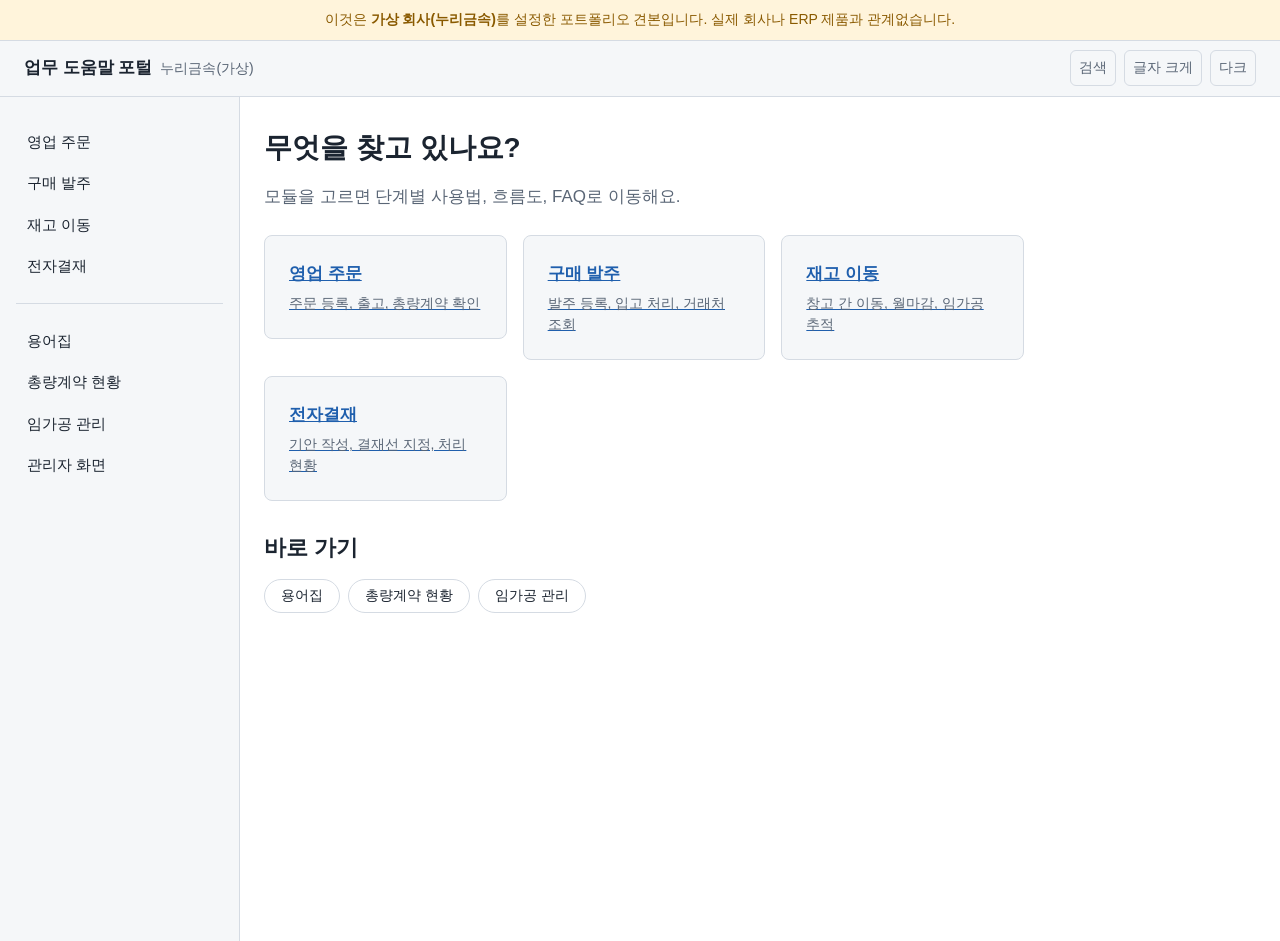
<file: index.html>
<!DOCTYPE html>
<html lang="ko">
<head>
  <meta charset="UTF-8">
  <meta name="viewport" content="width=device-width, initial-scale=1.0">
  <title>업무 도움말 포털 — 누리금속(가상)</title>
  <link rel="stylesheet" href="css/tokens.css">
  <link rel="stylesheet" href="css/layout.css">
  <link rel="stylesheet" href="css/components.css">
  <link rel="stylesheet" href="css/print.css" media="print">
</head>
<body>

  <div class="demo-banner" role="note">
    이것은 <strong>가상 회사(누리금속)</strong>를 설정한 포트폴리오 견본입니다.
    실제 회사나 ERP 제품과 관계없습니다.
  </div>

  <header class="site-header">
    <a href="index.html" class="site-name" aria-label="업무 도움말 포털 홈">
      업무 도움말 포털
      <span class="site-name__tag">누리금속(가상)</span>
    </a>
    <button class="btn-icon btn-menu" id="btn-menu" aria-label="메뉴 열기" aria-expanded="false" aria-controls="sidebar">
      ☰
    </button>
    <nav class="header-tools" aria-label="보기 설정">
      <button class="btn-icon" id="btn-search" aria-label="검색 열기 (단축키 /)">
        검색
      </button>
      <button class="btn-icon" id="btn-fieldmode" aria-label="현장 모드(글자 크게) 켜기/끄기" aria-pressed="false">
        글자 크게
      </button>
      <button class="btn-icon" id="btn-darkmode" aria-label="다크 모드 켜기/끄기" aria-pressed="false">
        다크
      </button>
    </nav>
  </header>

  <div class="search-overlay" id="search-overlay" role="dialog" aria-modal="true" aria-label="검색" hidden>
    <div class="search-box">
      <label for="search-input" class="sr-only">검색어</label>
      <input id="search-input" type="search" placeholder="검색어를 입력하세요" autocomplete="off">
      <button class="btn-icon" id="btn-search-close" aria-label="검색 닫기">닫기</button>
    </div>
    <ul class="search-results" id="search-results" role="list" aria-live="polite"></ul>
  </div>

  <div class="page-wrap">
    <nav class="sidebar" id="sidebar" aria-label="모듈 메뉴">
      <button class="sidebar-close" id="btn-sidebar-close" aria-label="메뉴 닫기" hidden>닫기</button>
      <ul role="list">
        <li><a href="help/sales.html">영업 주문</a></li>
        <li><a href="help/purchase.html">구매 발주</a></li>
        <li><a href="help/inventory.html">재고 이동</a></li>
        <li><a href="help/approval.html">전자결재</a></li>
        <li class="sidebar-divider" role="separator"></li>
        <li><a href="glossary.html">용어집</a></li>
        <li><a href="tools-page/contract.html">총량계약 현황</a></li>
        <li><a href="tools-page/subcontract.html">임가공 관리</a></li>
        <li><a href="admin/index.html">관리자 화면</a></li>
      </ul>
    </nav>

    <main class="main-content" id="main-content" tabindex="-1">
      <h1>무엇을 찾고 있나요?</h1>
      <p class="intro-text">모듈을 고르면 단계별 사용법, 흐름도, FAQ로 이동해요.</p>

      <ul class="module-grid" role="list">
        <li>
          <a href="help/sales.html" class="module-card">
            <span class="module-card__title">영업 주문</span>
            <span class="module-card__desc">주문 등록, 출고, 총량계약 확인</span>
          </a>
        </li>
        <li>
          <a href="help/purchase.html" class="module-card">
            <span class="module-card__title">구매 발주</span>
            <span class="module-card__desc">발주 등록, 입고 처리, 거래처 조회</span>
          </a>
        </li>
        <li>
          <a href="help/inventory.html" class="module-card">
            <span class="module-card__title">재고 이동</span>
            <span class="module-card__desc">창고 간 이동, 월마감, 임가공 추적</span>
          </a>
        </li>
        <li>
          <a href="help/approval.html" class="module-card">
            <span class="module-card__title">전자결재</span>
            <span class="module-card__desc">기안 작성, 결재선 지정, 처리 현황</span>
          </a>
        </li>
      </ul>

      <section class="quick-links" aria-labelledby="quick-links-heading">
        <h2 id="quick-links-heading">바로 가기</h2>
        <ul>
          <li><a href="glossary.html">용어집</a></li>
          <li><a href="tools-page/contract.html">총량계약 현황</a></li>
          <li><a href="tools-page/subcontract.html">임가공 관리</a></li>
        </ul>
      </section>
    </main>
  </div>

  <script src="js/theme.js"></script>
  <script src="js/search.js"></script>
</body>
</html>
</file>
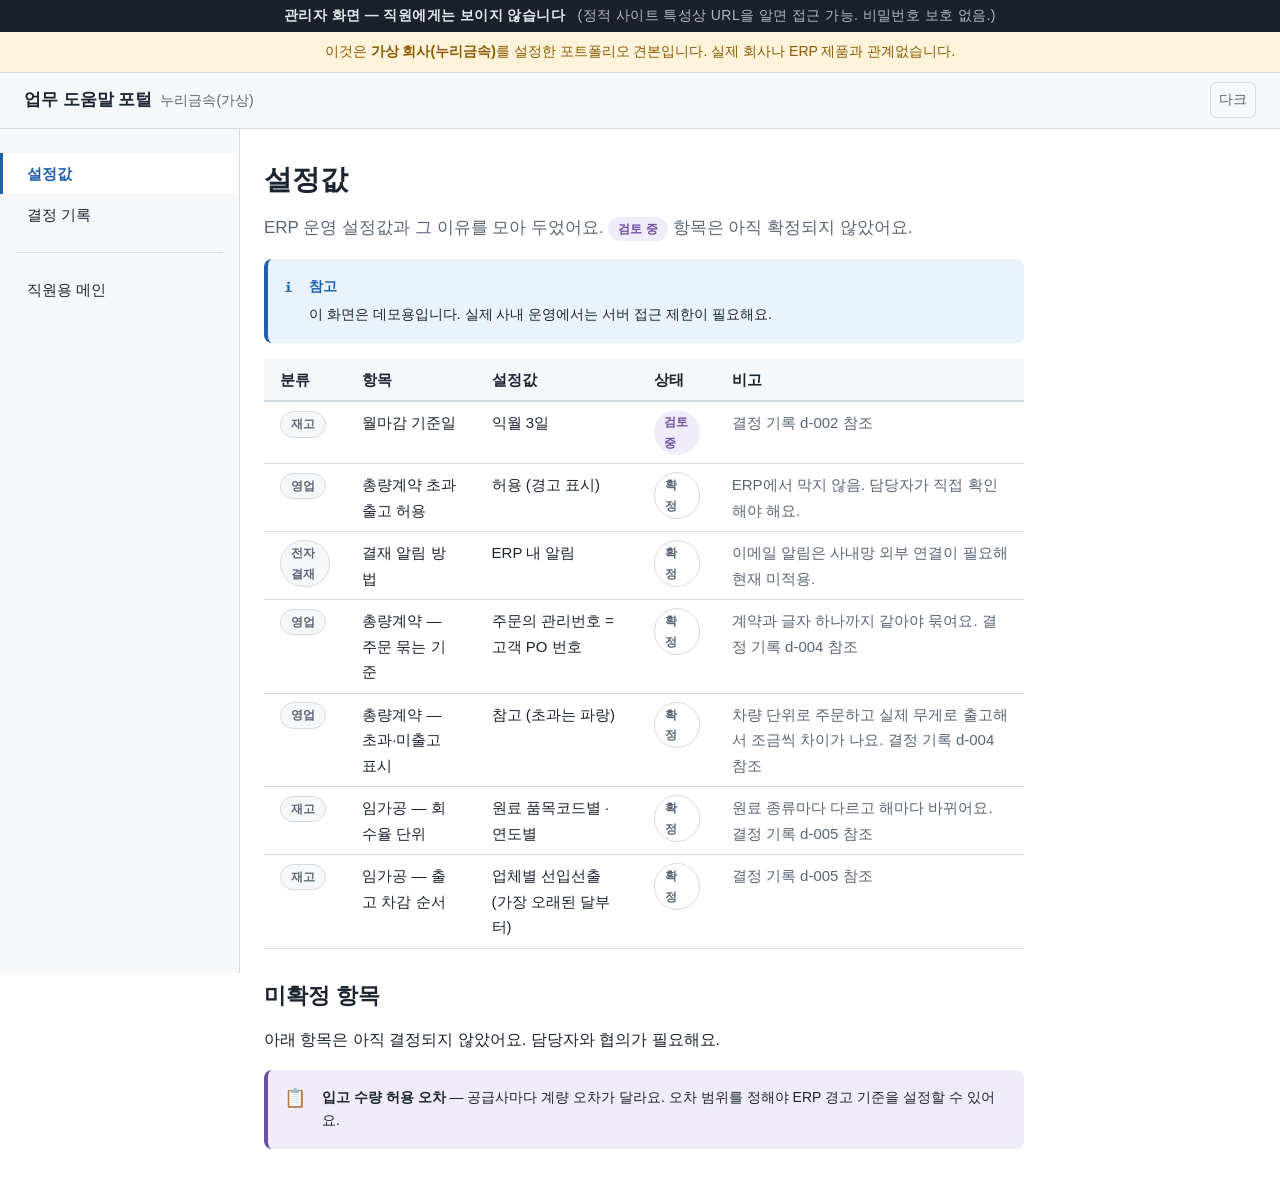
<file: admin/index.html>
<!DOCTYPE html>
<html lang="ko">
<head>
  <meta charset="UTF-8">
  <meta name="viewport" content="width=device-width, initial-scale=1.0">
  <title>관리자 화면 — 업무 도움말 포털</title>
  <link rel="stylesheet" href="../css/tokens.css">
  <link rel="stylesheet" href="../css/layout.css">
  <link rel="stylesheet" href="../css/components.css">
  <link rel="stylesheet" href="../css/print.css" media="print">
</head>
<body>

  <div class="admin-banner" role="note" aria-label="관리자 화면 안내">
    관리자 화면 — 직원에게는 보이지 않습니다
    <span class="admin-banner__note">
      (정적 사이트 특성상 URL을 알면 접근 가능. 비밀번호 보호 없음.)
    </span>
  </div>

  <div class="demo-banner" role="note">
    이것은 <strong>가상 회사(누리금속)</strong>를 설정한 포트폴리오 견본입니다.
    실제 회사나 ERP 제품과 관계없습니다.
  </div>

  <header class="site-header">
    <a href="../index.html" class="site-name" aria-label="업무 도움말 포털 홈">
      업무 도움말 포털
      <span class="site-name__tag">누리금속(가상)</span>
    </a>
    <button class="btn-icon btn-menu" id="btn-menu"
            aria-label="메뉴 열기" aria-expanded="false" aria-controls="sidebar">☰</button>
    <nav class="header-tools" aria-label="보기 설정">
      <button class="btn-icon" id="btn-darkmode" aria-label="다크 모드 켜기/끄기" aria-pressed="false">다크</button>
    </nav>
  </header>

  <div class="page-wrap">
    <nav class="sidebar" id="sidebar" aria-label="관리자 메뉴">
      <button class="sidebar-close" id="btn-sidebar-close" aria-label="메뉴 닫기">닫기</button>
      <ul role="list">
        <li><a href="index.html" aria-current="page">설정값</a></li>
        <li><a href="decisions.html">결정 기록</a></li>
        <li class="sidebar-divider" role="separator"></li>
        <li><a href="../index.html">직원용 메인</a></li>
      </ul>
    </nav>

    <main class="main-content" id="main-content" tabindex="-1">
      <h1>설정값</h1>
      <p class="intro-text">ERP 운영 설정값과 그 이유를 모아 두었어요.
         <span class="badge badge--reviewing">검토 중</span> 항목은 아직 확정되지 않았어요.</p>

      <div class="callout callout--info">
        <span class="callout__icon" aria-hidden="true">ℹ</span>
        <div class="callout__body">
          <strong class="callout__title">참고</strong>
          <p>이 화면은 데모용입니다. 실제 사내 운영에서는 서버 접근 제한이 필요해요.</p>
        </div>
      </div>

      <div id="settings-content"></div>

      <section aria-labelledby="pending-heading">
        <h2 id="pending-heading">미확정 항목</h2>
        <p>아래 항목은 아직 결정되지 않았어요. 담당자와 협의가 필요해요.</p>
        <div id="pending-content"></div>
      </section>
    </main>
  </div>

  <script src="../js/theme.js"></script>
  <script>
  (function () {
    fetch('../data/settings.json')
      .then(function (r) { return r.json(); })
      .then(function (data) {
        var confirmed = data.settings.filter(function (s) { return s.status !== 'pending'; });
        var pending   = data.settings.filter(function (s) { return s.status === 'pending'; });

        function badgeHtml(status) {
          if (status === 'confirmed') return '<span class="badge badge--confirmed">확정</span>';
          if (status === 'reviewing') return '<span class="badge badge--reviewing">검토 중</span>';
          return '<span class="badge badge--hold">보류</span>';
        }

        function rowHtml(s) {
          return '<tr>' +
            '<td><span class="badge badge--muted">' + s.category + '</span></td>' +
            '<td>' + s.name + '</td>' +
            '<td>' + s.value + '</td>' +
            '<td>' + badgeHtml(s.status) + '</td>' +
            '<td class="text-muted">' + (s.note || '') + '</td>' +
            '</tr>';
        }

        if (confirmed.length) {
          document.getElementById('settings-content').innerHTML =
            '<div class="table-wrap"><table>' +
            '<thead><tr><th>분류</th><th>항목</th><th>설정값</th><th>상태</th><th>비고</th></tr></thead>' +
            '<tbody>' + confirmed.map(rowHtml).join('') + '</tbody>' +
            '</table></div>';
        }

        if (pending.length) {
          document.getElementById('pending-content').innerHTML =
            '<div class="callout callout--pending">' +
            '<span class="callout__icon" aria-hidden="true">📋</span>' +
            '<div class="callout__body">' +
            pending.map(function (s) {
              return '<p><strong>' + s.name + '</strong> — ' + (s.note || '협의 필요') + '</p>';
            }).join('') +
            '</div></div>';
        }
      })
      .catch(function () {
        document.getElementById('settings-content').textContent = '데이터를 불러오지 못했어요.';
      });
  })();
  </script>
</body>
</html>
</file>
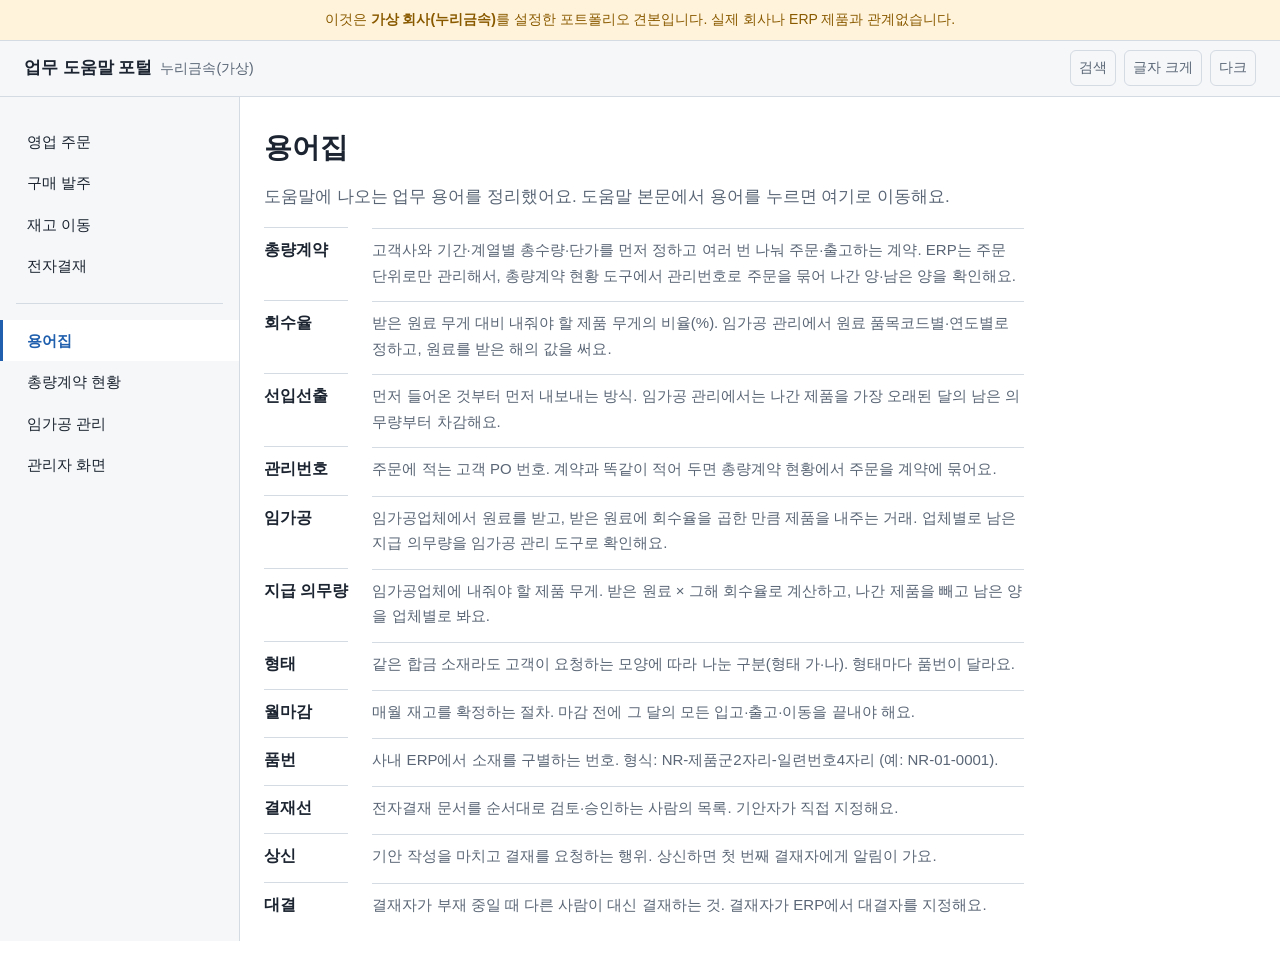
<file: glossary.html>
<!DOCTYPE html>
<html lang="ko">
<head>
  <meta charset="UTF-8">
  <meta name="viewport" content="width=device-width, initial-scale=1.0">
  <title>용어집 — 업무 도움말 포털</title>
  <link rel="stylesheet" href="css/tokens.css">
  <link rel="stylesheet" href="css/layout.css">
  <link rel="stylesheet" href="css/components.css">
  <link rel="stylesheet" href="css/print.css" media="print">
</head>
<body>

  <div class="demo-banner" role="note">
    이것은 <strong>가상 회사(누리금속)</strong>를 설정한 포트폴리오 견본입니다.
    실제 회사나 ERP 제품과 관계없습니다.
  </div>

  <header class="site-header">
    <a href="index.html" class="site-name" aria-label="업무 도움말 포털 홈">
      업무 도움말 포털
      <span class="site-name__tag">누리금속(가상)</span>
    </a>
    <button class="btn-icon btn-menu" id="btn-menu"
            aria-label="메뉴 열기" aria-expanded="false" aria-controls="sidebar">☰</button>
    <nav class="header-tools" aria-label="보기 설정">
      <button class="btn-icon" id="btn-search" aria-label="검색 열기 (단축키 /)">검색</button>
      <button class="btn-icon" id="btn-fieldmode" aria-label="현장 모드 켜기/끄기" aria-pressed="false">글자 크게</button>
      <button class="btn-icon" id="btn-darkmode" aria-label="다크 모드 켜기/끄기" aria-pressed="false">다크</button>
    </nav>
  </header>

  <div class="search-overlay" id="search-overlay" role="dialog" aria-modal="true" aria-label="검색" hidden>
    <div class="search-box">
      <label for="search-input" class="sr-only">검색어</label>
      <input id="search-input" type="search" placeholder="검색어를 입력하세요" autocomplete="off">
      <button class="btn-icon" id="btn-search-close" aria-label="검색 닫기">닫기</button>
    </div>
    <ul class="search-results" id="search-results" role="list" aria-live="polite"></ul>
  </div>

  <div class="page-wrap">
    <nav class="sidebar" id="sidebar" aria-label="모듈 메뉴">
      <button class="sidebar-close" id="btn-sidebar-close" aria-label="메뉴 닫기">닫기</button>
      <ul role="list">
        <li><a href="help/sales.html">영업 주문</a></li>
        <li><a href="help/purchase.html">구매 발주</a></li>
        <li><a href="help/inventory.html">재고 이동</a></li>
        <li><a href="help/approval.html">전자결재</a></li>
        <li class="sidebar-divider" role="separator"></li>
        <li><a href="glossary.html" aria-current="page">용어집</a></li>
        <li><a href="tools-page/contract.html">총량계약 현황</a></li>
        <li><a href="tools-page/subcontract.html">임가공 관리</a></li>
        <li><a href="admin/index.html">관리자 화면</a></li>
      </ul>
    </nav>

    <main class="main-content" id="main-content" tabindex="-1">
      <h1>용어집</h1>
      <p class="intro-text">도움말에 나오는 업무 용어를 정리했어요.
         도움말 본문에서 용어를 누르면 여기로 이동해요.</p>

      <div id="glossary-content"></div>
    </main>
  </div>

  <script src="js/theme.js"></script>
  <script src="js/search.js"></script>
  <script>
  (function () {
    fetch('data/glossary.json')
      .then(function (r) { return r.json(); })
      .then(function (data) {
        if (!data.terms || !data.terms.length) {
          document.getElementById('glossary-content').innerHTML = '<p class="text-muted">용어가 아직 없어요.</p>';
          return;
        }
        var items = data.terms.map(function (t) {
          return '<dt id="' + (t.url ? t.url.split('#')[1] : '') + '">' +
            '<strong>' + t.term + '</strong></dt>' +
            '<dd>' + t.def + '</dd>';
        });
        document.getElementById('glossary-content').innerHTML =
          '<dl class="glossary-list">' + items.join('') + '</dl>';
      })
      .catch(function () {
        document.getElementById('glossary-content').textContent = '데이터를 불러오지 못했어요.';
      });
  })();
  </script>

  <style>
    .glossary-list { display: grid; grid-template-columns: auto 1fr; gap: var(--s1) var(--s4); align-items: baseline; }
    .glossary-list dt { font-size: 16px; padding: var(--s2) 0; border-top: 1px solid var(--border); }
    .glossary-list dd { padding: var(--s2) 0; border-top: 1px solid var(--border); font-size: 15px; color: var(--text-muted); margin: 0; }
    @media (max-width: 639px) {
      .glossary-list { grid-template-columns: 1fr; }
      .glossary-list dd { border-top: none; padding-top: 0; margin-bottom: var(--s2); }
    }
  </style>
</body>
</html>
</file>
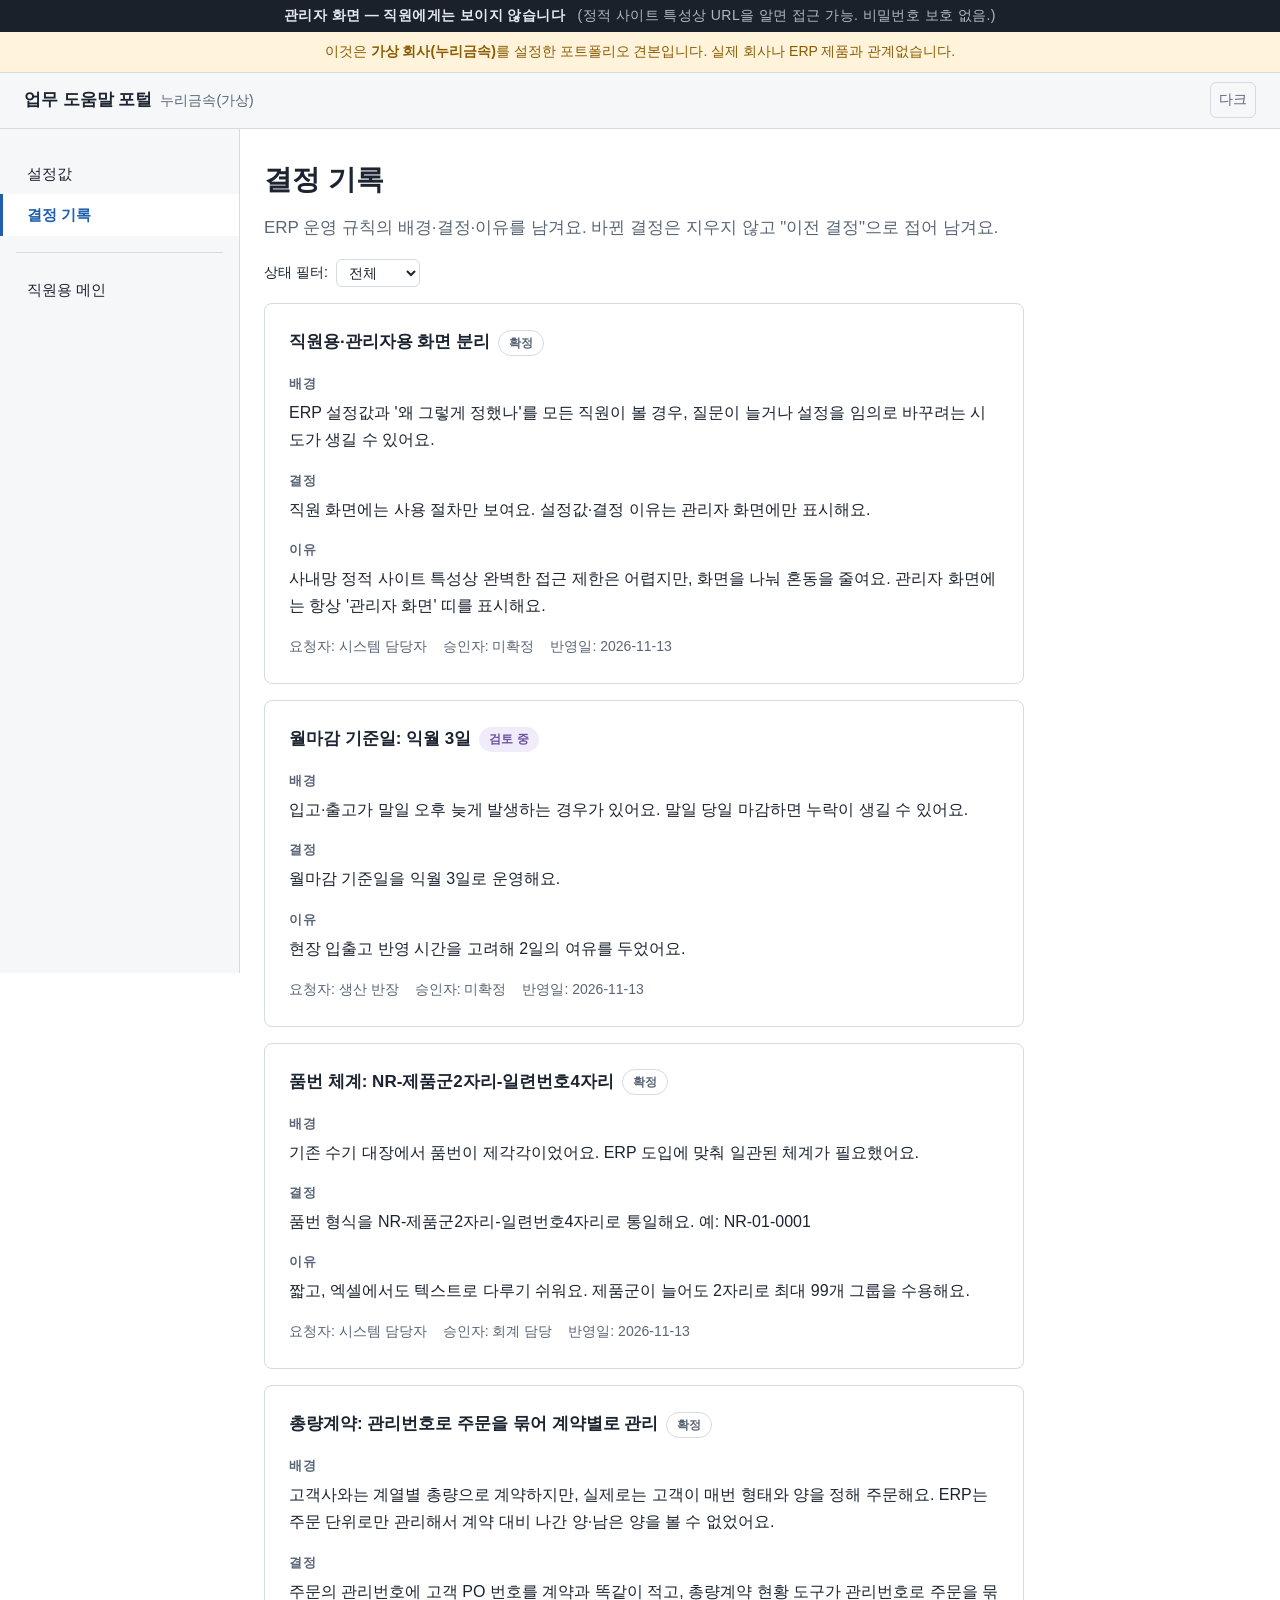
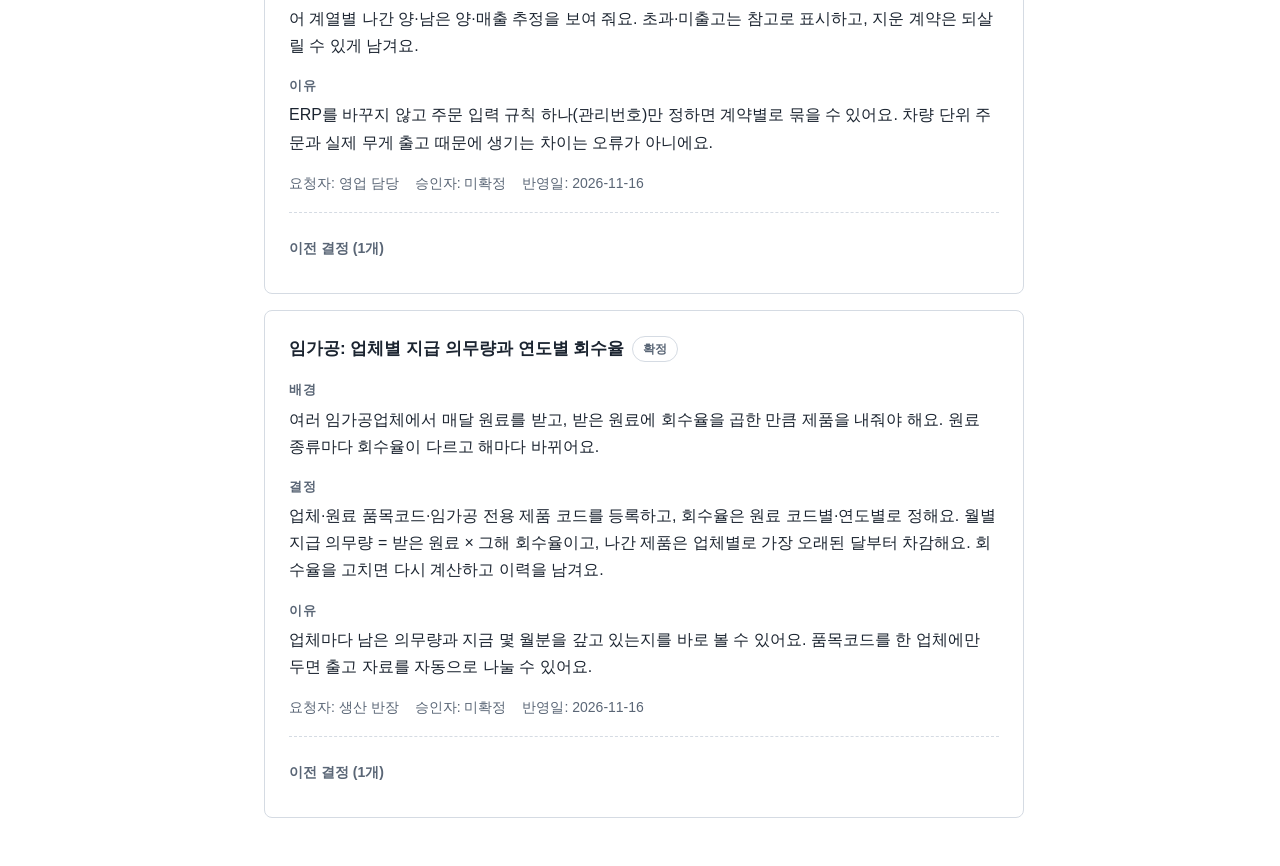
<file: admin/decisions.html>
<!DOCTYPE html>
<html lang="ko">
<head>
  <meta charset="UTF-8">
  <meta name="viewport" content="width=device-width, initial-scale=1.0">
  <title>결정 기록 — 업무 도움말 포털</title>
  <link rel="stylesheet" href="../css/tokens.css">
  <link rel="stylesheet" href="../css/layout.css">
  <link rel="stylesheet" href="../css/components.css">
  <link rel="stylesheet" href="../css/print.css" media="print">
</head>
<body>

  <div class="admin-banner" role="note" aria-label="관리자 화면 안내">
    관리자 화면 — 직원에게는 보이지 않습니다
    <span class="admin-banner__note">
      (정적 사이트 특성상 URL을 알면 접근 가능. 비밀번호 보호 없음.)
    </span>
  </div>

  <div class="demo-banner" role="note">
    이것은 <strong>가상 회사(누리금속)</strong>를 설정한 포트폴리오 견본입니다.
    실제 회사나 ERP 제품과 관계없습니다.
  </div>

  <header class="site-header">
    <a href="../index.html" class="site-name" aria-label="업무 도움말 포털 홈">
      업무 도움말 포털
      <span class="site-name__tag">누리금속(가상)</span>
    </a>
    <button class="btn-icon btn-menu" id="btn-menu"
            aria-label="메뉴 열기" aria-expanded="false" aria-controls="sidebar">☰</button>
    <nav class="header-tools" aria-label="보기 설정">
      <button class="btn-icon" id="btn-darkmode" aria-label="다크 모드 켜기/끄기" aria-pressed="false">다크</button>
    </nav>
  </header>

  <div class="page-wrap">
    <nav class="sidebar" id="sidebar" aria-label="관리자 메뉴">
      <button class="sidebar-close" id="btn-sidebar-close" aria-label="메뉴 닫기">닫기</button>
      <ul role="list">
        <li><a href="index.html">설정값</a></li>
        <li><a href="decisions.html" aria-current="page">결정 기록</a></li>
        <li class="sidebar-divider" role="separator"></li>
        <li><a href="../index.html">직원용 메인</a></li>
      </ul>
    </nav>

    <main class="main-content" id="main-content" tabindex="-1">
      <h1>결정 기록</h1>
      <p class="intro-text">ERP 운영 규칙의 배경·결정·이유를 남겨요.
         바뀐 결정은 지우지 않고 "이전 결정"으로 접어 남겨요.</p>

      <div class="filter-row" id="filter-row">
        <label for="filter-status">상태 필터:</label>
        <select id="filter-status">
          <option value="all">전체</option>
          <option value="confirmed">확정</option>
          <option value="reviewing">검토 중</option>
          <option value="hold">보류</option>
        </select>
      </div>

      <div id="decisions-content"></div>
    </main>
  </div>

  <script src="../js/theme.js"></script>
  <script>
  (function () {
    var allDecisions = [];

    function badgeHtml(status) {
      if (status === 'confirmed') return '<span class="badge badge--confirmed">확정</span>';
      if (status === 'reviewing') return '<span class="badge badge--reviewing">검토 중</span>';
      return '<span class="badge badge--hold">보류</span>';
    }

    function cardHtml(d) {
      var approver = d.approver
        ? '<span>승인자: ' + d.approver + '</span>'
        : '<span class="text-muted">승인자: 미확정</span>';
      return '<article class="decision-card" data-status="' + d.status + '">' +
        '<div class="decision-card__header">' +
        '<span class="decision-card__title">' + d.title + '</span>' +
        badgeHtml(d.status) +
        '</div>' +
        '<div class="decision-card__section">' +
        '<span class="decision-card__label">배경</span>' +
        '<p>' + d.background + '</p>' +
        '</div>' +
        '<div class="decision-card__section">' +
        '<span class="decision-card__label">결정</span>' +
        '<p>' + d.decision + '</p>' +
        '</div>' +
        '<div class="decision-card__section">' +
        '<span class="decision-card__label">이유</span>' +
        '<p>' + d.reason + '</p>' +
        '</div>' +
        '<div class="decision-card__meta">' +
        '<span>요청자: ' + (d.requester || '—') + '</span>' +
        approver +
        '<span>반영일: ' + (d.date || '—') + '</span>' +
        '</div>' +
        previousHtml(d.previous) +
        '</article>';
    }

    /* 바뀐 결정은 지우지 않고 "이전 결정"으로 접어 남김 (design.md 5-11) */
    function previousHtml(list) {
      if (!list || !list.length) return '';
      return '<details class="decision-card__previous"><summary>이전 결정 (' + list.length + '개)</summary>' +
        list.map(function (p) {
          return '<div class="decision-card__section">' +
            '<span class="decision-card__label">' + p.title + ' · ' + (p.date || '—') + '</span>' +
            '<p>' + p.decision + '</p>' +
            (p.reason ? '<p class="text-muted">이유: ' + p.reason + '</p>' : '') +
            (p.changed ? '<p><strong>바꾼 이유:</strong> ' + p.changed + '</p>' : '') +
            '</div>';
        }).join('') + '</details>';
    }

    function render(filter) {
      var items = filter === 'all'
        ? allDecisions
        : allDecisions.filter(function (d) { return d.status === filter; });
      var el = document.getElementById('decisions-content');
      if (!items.length) {
        el.innerHTML = '<p class="text-muted">해당 상태의 결정 기록이 없어요.</p>';
      } else {
        el.innerHTML = items.map(cardHtml).join('');
      }
    }

    fetch('../data/decisions.json')
      .then(function (r) { return r.json(); })
      .then(function (data) {
        allDecisions = data.decisions;
        render('all');
        var sel = document.getElementById('filter-status');
        if (sel) sel.addEventListener('change', function () { render(sel.value); });
      })
      .catch(function () {
        document.getElementById('decisions-content').textContent = '데이터를 불러오지 못했어요.';
      });
  })();
  </script>
</body>
</html>
</file>
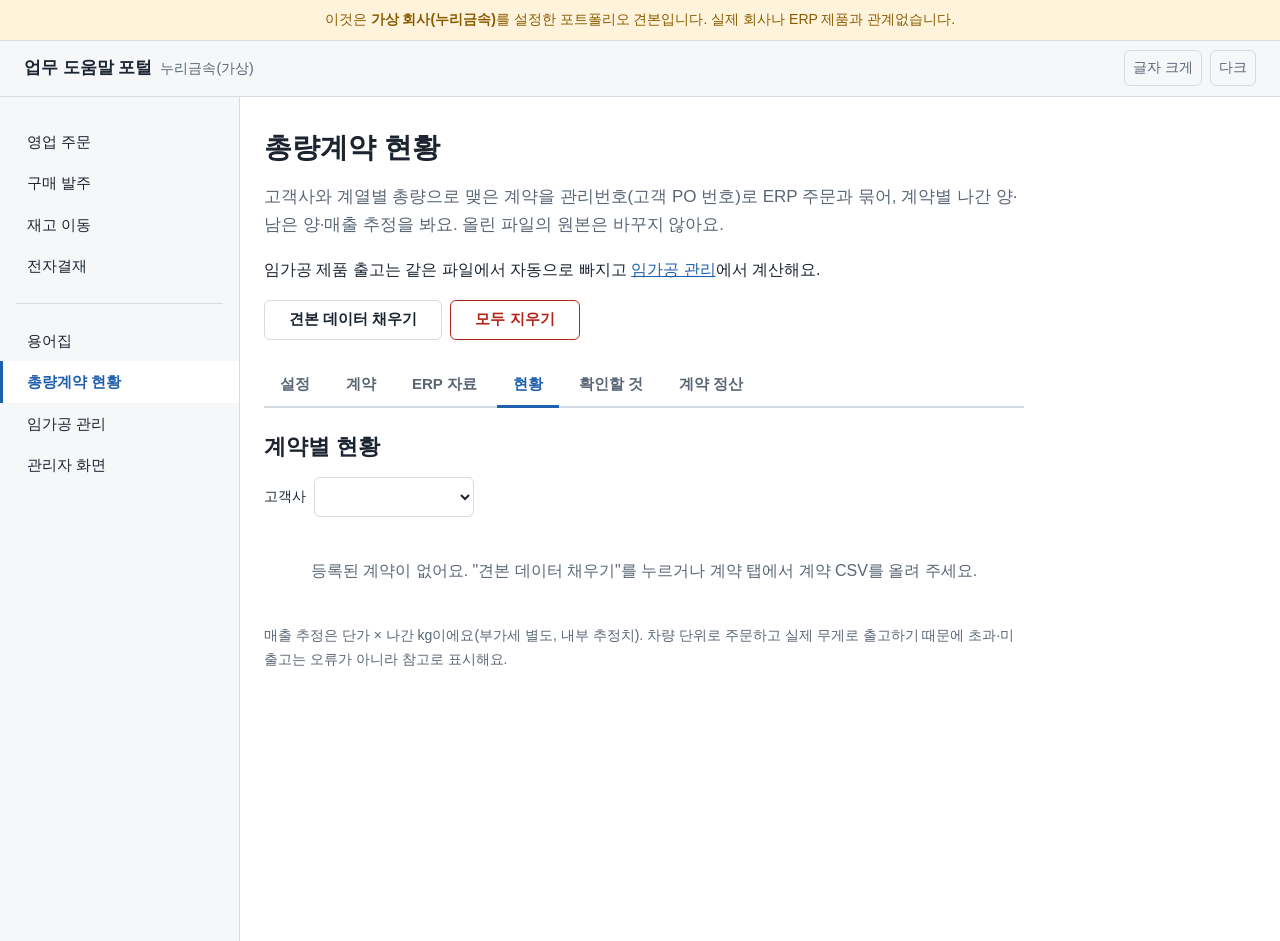
<file: tools-page/contract.html>
<!DOCTYPE html>
<html lang="ko">
<head>
  <meta charset="UTF-8">
  <meta name="viewport" content="width=device-width, initial-scale=1.0">
  <title>총량계약 현황 — 업무 도움말 포털</title>
  <link rel="stylesheet" href="../css/tokens.css">
  <link rel="stylesheet" href="../css/layout.css">
  <link rel="stylesheet" href="../css/components.css">
  <link rel="stylesheet" href="../css/print.css" media="print">
</head>
<body>

  <div class="demo-banner" role="note">
    이것은 <strong>가상 회사(누리금속)</strong>를 설정한 포트폴리오 견본입니다.
    실제 회사나 ERP 제품과 관계없습니다.
  </div>

  <header class="site-header">
    <a href="../index.html" class="site-name" aria-label="업무 도움말 포털 홈">
      업무 도움말 포털
      <span class="site-name__tag">누리금속(가상)</span>
    </a>
    <button class="btn-icon btn-menu" id="btn-menu"
            aria-label="메뉴 열기" aria-expanded="false" aria-controls="sidebar">☰</button>
    <nav class="header-tools" aria-label="보기 설정">
      <button class="btn-icon" id="btn-fieldmode" aria-label="현장 모드 켜기/끄기" aria-pressed="false">글자 크게</button>
      <button class="btn-icon" id="btn-darkmode" aria-label="다크 모드 켜기/끄기" aria-pressed="false">다크</button>
    </nav>
  </header>

  <div class="page-wrap">
    <nav class="sidebar" id="sidebar" aria-label="모듈 메뉴">
      <button class="sidebar-close" id="btn-sidebar-close" aria-label="메뉴 닫기">닫기</button>
      <ul role="list">
        <li><a href="../help/sales.html">영업 주문</a></li>
        <li><a href="../help/purchase.html">구매 발주</a></li>
        <li><a href="../help/inventory.html">재고 이동</a></li>
        <li><a href="../help/approval.html">전자결재</a></li>
        <li class="sidebar-divider" role="separator"></li>
        <li><a href="../glossary.html">용어집</a></li>
        <li><a href="contract.html" aria-current="page">총량계약 현황</a></li>
        <li><a href="subcontract.html">임가공 관리</a></li>
        <li><a href="../admin/index.html">관리자 화면</a></li>
      </ul>
    </nav>

    <main class="main-content" id="main-content" tabindex="-1">
      <h1>총량계약 현황</h1>
      <p class="intro-text">고객사와 계열별 총량으로 맺은 계약을 관리번호(고객 PO 번호)로 ERP 주문과 묶어,
        계약별 나간 양·남은 양·매출 추정을 봐요. 올린 파일의 원본은 바꾸지 않아요.</p>
      <p>임가공 제품 출고는 같은 파일에서 자동으로 빠지고 <a href="subcontract.html">임가공 관리</a>에서 계산해요.</p>

      <div class="btn-row no-print">
        <button type="button" class="btn btn--secondary" id="btn-sample">견본 데이터 채우기</button>
        <button type="button" class="btn btn--danger" id="btn-reset">모두 지우기</button>
        <span id="top-msg" class="hint" aria-live="polite"></span>
      </div>

      <div class="tool-tabs no-print" role="tablist" aria-label="총량계약 현황 메뉴">
        <button type="button" class="tool-tab" role="tab" id="tab-codes" aria-controls="panel-codes" aria-selected="false" tabindex="-1">설정</button>
        <button type="button" class="tool-tab" role="tab" id="tab-contracts" aria-controls="panel-contracts" aria-selected="false" tabindex="-1">계약</button>
        <button type="button" class="tool-tab" role="tab" id="tab-erp" aria-controls="panel-erp" aria-selected="false" tabindex="-1">ERP 자료</button>
        <button type="button" class="tool-tab" role="tab" id="tab-status" aria-controls="panel-status" aria-selected="true">현황</button>
        <button type="button" class="tool-tab" role="tab" id="tab-check" aria-controls="panel-check" aria-selected="false" tabindex="-1">확인할 것</button>
        <button type="button" class="tool-tab" role="tab" id="tab-settle" aria-controls="panel-settle" aria-selected="false" tabindex="-1">계약 정산</button>
      </div>

      <!-- 설정 -->
      <div class="tool-panel" role="tabpanel" id="panel-codes" aria-labelledby="tab-codes" hidden>
        <h2>품목 코드</h2>
        <p class="hint">형태마다 품목 코드가 달라요. 코드마다 계열을 적으면, 주문을 계약의 같은 계열에 더해요.</p>
        <div class="table-wrap">
          <table>
            <thead><tr><th>품목 코드</th><th>품목명</th><th>계열</th><th><span class="sr-only">지우기</span></th></tr></thead>
            <tbody id="codes-body"></tbody>
          </table>
        </div>
        <div class="btn-row no-print">
          <button type="button" class="btn btn--secondary btn--small" id="btn-add-code">품목 추가</button>
        </div>
      </div>

      <!-- 계약 -->
      <div class="tool-panel" role="tabpanel" id="panel-contracts" aria-labelledby="tab-contracts" hidden>
        <h2>계약 올리기</h2>
        <div class="callout callout--info">
          <span class="callout__icon" aria-hidden="true">ℹ</span>
          <div class="callout__body">
            <strong class="callout__title">CSV 형식</strong>
            <p>한 행에 계열 하나. 열 이름 <code>고객사</code>, <code>관리번호</code>, <code>계열</code>, <code>계약수량(kg)</code>,
              <code>단가(원/kg)</code>, <code>납품시작월</code>, <code>납품끝월</code>, <code>비고</code>. 같은 관리번호의 행은 한 계약으로 묶어요.
              <a href="../data/samples/contract-sample.csv" download>견본 CSV 내려받기</a></p>
          </div>
        </div>
        <div class="btn-row">
          <label for="contract-file" class="btn btn--secondary">계약 CSV 선택</label>
          <input type="file" id="contract-file" accept=".csv" class="sr-only">
          <span id="contract-msg" class="hint" aria-live="polite">파일을 선택해 주세요.</span>
        </div>
        <h2>등록된 계약</h2>
        <div class="table-wrap">
          <table>
            <thead><tr><th>고객사</th><th>관리번호</th><th>계열</th><th class="num">계약(kg)</th><th class="num">단가(원/kg)</th><th>납품월</th><th><span class="sr-only">지우기</span></th></tr></thead>
            <tbody id="contract-body"></tbody>
          </table>
        </div>
        <h2>삭제된 계약</h2>
        <p class="hint">지운 계약은 완전히 없애지 않고 여기에 남겨요. "되살리기"를 누르면 다시 계산에 들어가요.</p>
        <div class="table-wrap">
          <table>
            <thead><tr><th>고객사</th><th>관리번호</th><th>지운 날</th><th><span class="sr-only">되살리기</span></th></tr></thead>
            <tbody id="deleted-body"></tbody>
          </table>
        </div>
      </div>

      <!-- ERP 자료 -->
      <div class="tool-panel" role="tabpanel" id="panel-erp" aria-labelledby="tab-erp" hidden>
        <h2>ERP 자료 올리기</h2>
        <div class="callout callout--info">
          <span class="callout__icon" aria-hidden="true">ℹ</span>
          <div class="callout__body">
            <strong class="callout__title">올리는 파일</strong>
            <p>[영업관리 › 주문현황]: <code>주문번호</code>, <code>관리번호</code>, <code>품목코드</code>, <code>주문일</code>, <code>납기일</code>,
              <code>주문수량(kg)</code>, <code>출고수량(kg)</code>.
              [영업관리 › 출고현황]: <code>주문번호</code>, <code>출고일</code>, <code>출고수량(kg)</code> — 출고일을 채워요. 없으면 납기일로 추정해요.
              올릴 때마다 쌓이고, 같은 주문번호는 새 값으로 바꿔요. 임가공 관리와 같은 자료를 써요.
              <a href="../data/samples/erp-orders-sample.csv" download>주문현황 견본</a> ·
              <a href="../data/samples/erp-shipments-sample.csv" download>출고현황 견본</a></p>
          </div>
        </div>
        <div class="btn-row">
          <label for="orders-file" class="btn btn--secondary">주문현황 CSV 선택</label>
          <input type="file" id="orders-file" accept=".csv" class="sr-only">
          <label for="ships-file" class="btn btn--secondary">출고현황 CSV 선택</label>
          <input type="file" id="ships-file" accept=".csv" class="sr-only">
        </div>
        <p id="erp-msg" class="hint" aria-live="polite"></p>
        <div id="erp-summary"></div>
      </div>

      <!-- 현황 -->
      <div class="tool-panel" role="tabpanel" id="panel-status" aria-labelledby="tab-status">
        <h2>계약별 현황</h2>
        <div id="status-stats"></div>
        <div class="filter-bar no-print" id="status-filter" hidden>
          <label>고객사 <select class="field" id="filter-customer"></select></label>
        </div>
        <div id="status-groups" aria-live="polite"></div>
        <p class="hint">매출 추정은 단가 × 나간 kg이에요(부가세 별도, 내부 추정치). 차량 단위로 주문하고 실제 무게로 출고하기 때문에
          초과·미출고는 오류가 아니라 참고로 표시해요.</p>
      </div>

      <!-- 확인할 것 -->
      <div class="tool-panel" role="tabpanel" id="panel-check" aria-labelledby="tab-check" hidden>
        <h2>확인할 것</h2>
        <div id="check-box"></div>
      </div>

      <!-- 계약 정산 -->
      <div class="tool-panel" role="tabpanel" id="panel-settle" aria-labelledby="tab-settle" hidden>
        <h2>계약 정산</h2>
        <p class="hint">납품 마지막 달이 지난 계약을 계열별로 정리해요. 차이는 나간 양 − 계약 수량이에요.</p>
        <div id="settle-box"></div>
      </div>
    </main>
  </div>

  <script src="../js/theme.js"></script>
  <script src="../js/erp-data.js"></script>
  <script src="../js/contract-calc.js"></script>
  <script src="../js/sample-data.js"></script>
  <script src="../js/contract.js"></script>
</body>
</html>
</file>
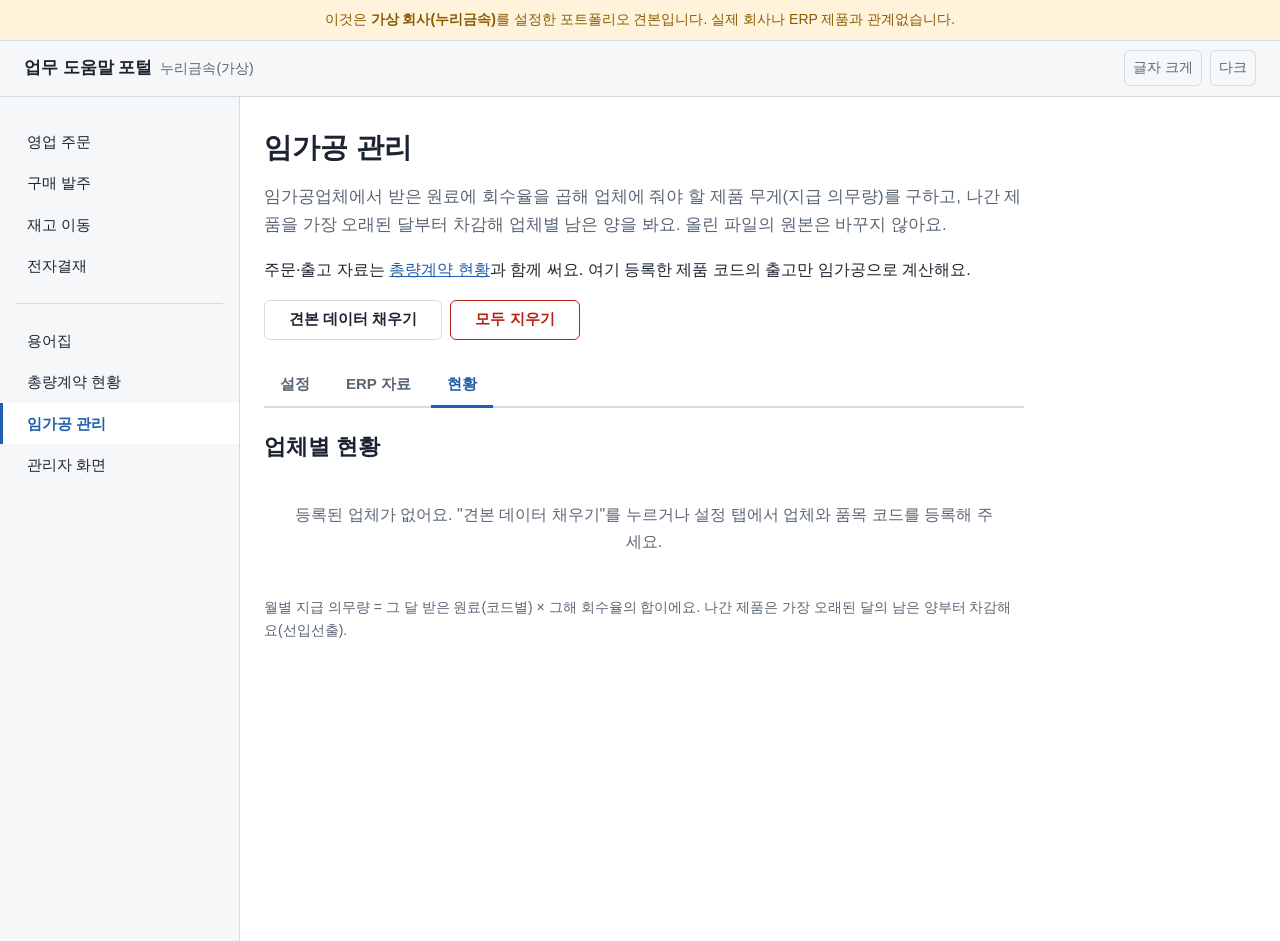
<file: tools-page/subcontract.html>
<!DOCTYPE html>
<html lang="ko">
<head>
  <meta charset="UTF-8">
  <meta name="viewport" content="width=device-width, initial-scale=1.0">
  <title>임가공 관리 — 업무 도움말 포털</title>
  <link rel="stylesheet" href="../css/tokens.css">
  <link rel="stylesheet" href="../css/layout.css">
  <link rel="stylesheet" href="../css/components.css">
  <link rel="stylesheet" href="../css/print.css" media="print">
</head>
<body>

  <div class="demo-banner" role="note">
    이것은 <strong>가상 회사(누리금속)</strong>를 설정한 포트폴리오 견본입니다.
    실제 회사나 ERP 제품과 관계없습니다.
  </div>

  <header class="site-header">
    <a href="../index.html" class="site-name" aria-label="업무 도움말 포털 홈">
      업무 도움말 포털
      <span class="site-name__tag">누리금속(가상)</span>
    </a>
    <button class="btn-icon btn-menu" id="btn-menu"
            aria-label="메뉴 열기" aria-expanded="false" aria-controls="sidebar">☰</button>
    <nav class="header-tools" aria-label="보기 설정">
      <button class="btn-icon" id="btn-fieldmode" aria-label="현장 모드 켜기/끄기" aria-pressed="false">글자 크게</button>
      <button class="btn-icon" id="btn-darkmode" aria-label="다크 모드 켜기/끄기" aria-pressed="false">다크</button>
    </nav>
  </header>

  <div class="page-wrap">
    <nav class="sidebar" id="sidebar" aria-label="모듈 메뉴">
      <button class="sidebar-close" id="btn-sidebar-close" aria-label="메뉴 닫기">닫기</button>
      <ul role="list">
        <li><a href="../help/sales.html">영업 주문</a></li>
        <li><a href="../help/purchase.html">구매 발주</a></li>
        <li><a href="../help/inventory.html">재고 이동</a></li>
        <li><a href="../help/approval.html">전자결재</a></li>
        <li class="sidebar-divider" role="separator"></li>
        <li><a href="../glossary.html">용어집</a></li>
        <li><a href="contract.html">총량계약 현황</a></li>
        <li><a href="subcontract.html" aria-current="page">임가공 관리</a></li>
        <li><a href="../admin/index.html">관리자 화면</a></li>
      </ul>
    </nav>

    <main class="main-content" id="main-content" tabindex="-1">
      <h1>임가공 관리</h1>
      <p class="intro-text">임가공업체에서 받은 원료에 회수율을 곱해 업체에 줘야 할 제품 무게(지급 의무량)를 구하고,
        나간 제품을 가장 오래된 달부터 차감해 업체별 남은 양을 봐요. 올린 파일의 원본은 바꾸지 않아요.</p>
      <p>주문·출고 자료는 <a href="contract.html">총량계약 현황</a>과 함께 써요. 여기 등록한 제품 코드의 출고만 임가공으로 계산해요.</p>

      <div class="btn-row no-print">
        <button type="button" class="btn btn--secondary" id="btn-sample">견본 데이터 채우기</button>
        <button type="button" class="btn btn--danger" id="btn-reset">모두 지우기</button>
        <span id="top-msg" class="hint" aria-live="polite"></span>
      </div>

      <div class="tool-tabs no-print" role="tablist" aria-label="임가공 관리 메뉴">
        <button type="button" class="tool-tab" role="tab" id="tab-settings" aria-controls="panel-settings" aria-selected="false" tabindex="-1">설정</button>
        <button type="button" class="tool-tab" role="tab" id="tab-erp" aria-controls="panel-erp" aria-selected="false" tabindex="-1">ERP 자료</button>
        <button type="button" class="tool-tab" role="tab" id="tab-status" aria-controls="panel-status" aria-selected="true">현황</button>
      </div>

      <!-- 설정 -->
      <div class="tool-panel" role="tabpanel" id="panel-settings" aria-labelledby="tab-settings" hidden>
        <p id="settings-msg" class="hint" aria-live="polite"></p>

        <h2>임가공 업체</h2>
        <div class="table-wrap">
          <table>
            <thead><tr><th>업체</th><th class="num">원료 코드</th><th class="num">제품 코드</th><th><span class="sr-only">지우기</span></th></tr></thead>
            <tbody id="vendor-body"></tbody>
          </table>
        </div>
        <form class="add-form no-print" id="form-vendor">
          <label>업체 이름 <input type="text" class="field" id="vendor-name" autocomplete="off"></label>
          <button type="submit" class="btn btn--secondary btn--small">업체 추가</button>
        </form>

        <h2>원료 품목 코드</h2>
        <p class="hint">업체에서 받는 원료의 품목 코드예요. 품목 코드 하나는 한 업체에만 속해요.</p>
        <div class="table-wrap">
          <table>
            <thead><tr><th>품목 코드</th><th>품목명</th><th>업체</th><th><span class="sr-only">지우기</span></th></tr></thead>
            <tbody id="raw-body"></tbody>
          </table>
        </div>
        <form class="add-form no-print" id="form-raw">
          <label>품목 코드 <input type="text" class="field" id="raw-code" autocomplete="off"></label>
          <label>품목명 <input type="text" class="field" id="raw-name" autocomplete="off"></label>
          <label>업체 <select class="field" id="raw-vendor"></select></label>
          <button type="submit" class="btn btn--secondary btn--small">원료 코드 추가</button>
        </form>

        <h2>회수율 (원료 코드별 · 연도별)</h2>
        <p class="hint">받은 해의 회수율로 줘야 할 양을 계산해요. 값을 고치면 그해 줘야 할 양을 다시 계산하고 아래 이력에 남겨요.</p>
        <div class="table-wrap">
          <table>
            <thead><tr><th>원료 코드</th><th>업체</th><th>연도</th><th class="num">회수율(%)</th><th><span class="sr-only">지우기</span></th></tr></thead>
            <tbody id="rate-body"></tbody>
          </table>
        </div>
        <form class="add-form no-print" id="form-rate">
          <label>원료 코드 <select class="field" id="rate-code"></select></label>
          <label>연도 <input type="number" class="field field--num" id="rate-year" min="2000" max="2100" step="1"></label>
          <label>회수율(%) <input type="number" class="field field--num" id="rate-value" min="0" max="100" step="0.1"></label>
          <button type="submit" class="btn btn--secondary btn--small">회수율 추가</button>
        </form>

        <h3>회수율 변경 이력</h3>
        <div class="table-wrap">
          <table>
            <thead><tr><th>바꾼 날</th><th>원료 코드</th><th>연도</th><th class="num">전(%)</th><th class="num">후(%)</th></tr></thead>
            <tbody id="history-body"></tbody>
          </table>
        </div>

        <h2>제품 품목 코드 (임가공 전용)</h2>
        <p class="hint">업체에 내주는 제품의 품목 코드예요. 이 코드의 출고는 총량계약 현황에서 빠지고 여기서 계산해요.</p>
        <div class="table-wrap">
          <table>
            <thead><tr><th>품목 코드</th><th>품목명</th><th>업체</th><th><span class="sr-only">지우기</span></th></tr></thead>
            <tbody id="prd-body"></tbody>
          </table>
        </div>
        <form class="add-form no-print" id="form-prd">
          <label>품목 코드 <input type="text" class="field" id="prd-code" autocomplete="off"></label>
          <label>품목명 <input type="text" class="field" id="prd-name" autocomplete="off"></label>
          <label>업체 <select class="field" id="prd-vendor"></select></label>
          <button type="submit" class="btn btn--secondary btn--small">제품 코드 추가</button>
        </form>
      </div>

      <!-- ERP 자료 -->
      <div class="tool-panel" role="tabpanel" id="panel-erp" aria-labelledby="tab-erp" hidden>
        <h2>ERP 자료 올리기</h2>
        <div class="callout callout--info">
          <span class="callout__icon" aria-hidden="true">ℹ</span>
          <div class="callout__body">
            <strong class="callout__title">올리는 파일</strong>
            <p>[구매관리 › 입고현황]: <code>입고번호</code>, <code>입고일</code>, <code>품목코드</code>, <code>입고수량(kg)</code> — 등록된 원료 코드만 업체·월별로 잡아요.
              [영업관리 › 주문현황]·[영업관리 › 출고현황]은 총량계약 현황과 같은 파일이에요. 어느 화면에서 올려도 같이 반영돼요.
              올릴 때마다 쌓이고, 같은 번호는 새 값으로 바꿔요.
              <a href="../data/samples/erp-inbound-sample.csv" download>입고현황 견본</a> ·
              <a href="../data/samples/erp-orders-sample.csv" download>주문현황 견본</a> ·
              <a href="../data/samples/erp-shipments-sample.csv" download>출고현황 견본</a></p>
          </div>
        </div>
        <div class="btn-row">
          <label for="inbound-file" class="btn btn--secondary">입고현황 CSV 선택</label>
          <input type="file" id="inbound-file" accept=".csv" class="sr-only">
          <label for="orders-file" class="btn btn--secondary">주문현황 CSV 선택</label>
          <input type="file" id="orders-file" accept=".csv" class="sr-only">
          <label for="ships-file" class="btn btn--secondary">출고현황 CSV 선택</label>
          <input type="file" id="ships-file" accept=".csv" class="sr-only">
        </div>
        <p id="erp-msg" class="hint" aria-live="polite"></p>
        <div id="erp-summary"></div>
      </div>

      <!-- 현황 -->
      <div class="tool-panel" role="tabpanel" id="panel-status" aria-labelledby="tab-status">
        <h2>업체별 현황</h2>
        <div id="status-alerts"></div>
        <div id="status-stats"></div>
        <div id="vendor-cards"></div>
        <div id="vendor-detail" aria-live="polite"></div>
        <p class="hint">월별 지급 의무량 = 그 달 받은 원료(코드별) × 그해 회수율의 합이에요.
          나간 제품은 가장 오래된 달의 남은 양부터 차감해요(선입선출).</p>
      </div>
    </main>
  </div>

  <script src="../js/theme.js"></script>
  <script src="../js/erp-data.js"></script>
  <script src="../js/contract-calc.js"></script>
  <script src="../js/subcontract-calc.js"></script>
  <script src="../js/sample-data.js"></script>
  <script src="../js/subcontract.js"></script>
</body>
</html>
</file>
<file: css/tokens.css>
/* tokens.css — CSS 변수 (design.md 2·3·4장) */

:root {
  /* ── 색: 기본 (라이트) ───────────────────────────────── */
  --bg:          #FFFFFF;
  --surface:     #F5F7F9;
  --text:        #1B2430;
  --text-muted:  #5A6676;
  --primary:     #1F5FAD;
  --border:      #D5DBE3;

  /* ── 색: 안내 박스 ──────────────────────────────────── */
  --info-text:    #1F5FAD;
  --info-bg:      #EAF2FB;
  --tip-text:     #1E7A4C;
  --tip-bg:       #E8F5EE;
  --warn-text:    #8A5A00;
  --warn-bg:      #FFF4DB;
  --danger-text:  #B42318;
  --danger-bg:    #FDECEA;
  --pending-text: #6B4FA3;
  --pending-bg:   #F1ECFA;

  /* ── 색: 관리자 띠 ──────────────────────────────────── */
  --admin-banner-bg:   #1A212B;
  --admin-banner-text: #E6EAF0;

  /* ── 색: 견본 배너 ──────────────────────────────────── */
  --demo-banner-bg:   #FFF4DB;
  --demo-banner-text: #8A5A00;

  /* ── 간격 단위 ───────────────────────────────────────── */
  --s1: 4px;
  --s2: 8px;
  --s3: 16px;
  --s4: 24px;
  --s5: 32px;
  --s6: 48px;

  /* ── 글꼴 ────────────────────────────────────────────── */
  --font-body: "Pretendard", "Malgun Gothic", "Apple SD Gothic Neo", sans-serif;
  --font-mono: "D2Coding", Consolas, monospace;

  /* ── 글자 크기 ───────────────────────────────────────── */
  --fs-base:  16px;
  --fs-sm:    14px;
  --fs-h1:    28px;
  --fs-h2:    22px;
  --fs-h3:    18px;
  --lh-body:  1.7;
  --lh-title: 1.35;

  /* ── 레이아웃 ────────────────────────────────────────── */
  --sidebar-width:  240px;
  --content-max:    760px;
  --radius-card:    8px;
  --radius-btn:     6px;
  --radius-badge:   999px;

  /* ── 포커스 링 ───────────────────────────────────────── */
  --focus-ring: 0 0 0 2px var(--bg), 0 0 0 4px var(--primary);
}

/* ── 다크 모드 ───────────────────────────────────────────── */
/* 화면에만 적용. 인쇄는 다크 모드여도 항상 라이트 색 (흰 종이에 밝은 글자가 찍히지 않게) */
@media screen and (prefers-color-scheme: dark) {
  :root:not([data-theme="light"]) {
    --bg:          #11161D;
    --surface:     #1A212B;
    --text:        #E6EAF0;
    --text-muted:  #A3AEBD;
    --primary:     #7FB2F0;
    --border:      #2E3A4A;

    --info-text:    #7FB2F0;  --info-bg:      #16263A;
    --tip-text:     #6FCF9C;  --tip-bg:       #15291F;
    --warn-text:    #F2C255;  --warn-bg:      #2E2512;
    --danger-text:  #F59A8F;  --danger-bg:    #33191A;
    --pending-text: #C3AEF0;  --pending-bg:   #241D36;

    --demo-banner-bg:   #2E2512;
    --demo-banner-text: #F2C255;
  }
}

@media screen {
  :root[data-theme="dark"] {
    --bg:          #11161D;
    --surface:     #1A212B;
    --text:        #E6EAF0;
    --text-muted:  #A3AEBD;
    --primary:     #7FB2F0;
    --border:      #2E3A4A;

    --info-text:    #7FB2F0;  --info-bg:      #16263A;
    --tip-text:     #6FCF9C;  --tip-bg:       #15291F;
    --warn-text:    #F2C255;  --warn-bg:      #2E2512;
    --danger-text:  #F59A8F;  --danger-bg:    #33191A;
    --pending-text: #C3AEF0;  --pending-bg:   #241D36;

    --demo-banner-bg:   #2E2512;
    --demo-banner-text: #F2C255;
  }
}

/* ── 현장 모드 (글자 크게) ───────────────────────────────── */
[data-fieldmode="on"] {
  --fs-base: 18px;
}
</file>
<file: css/layout.css>
/* layout.css — 3단 레이아웃, 반응형, 다크 모드 (design.md 4장) */

/* ── 기본 리셋 ─────────────────────────────────────────── */
*, *::before, *::after { box-sizing: border-box; margin: 0; padding: 0; }

html { font-size: var(--fs-base); }

body {
  font-family: var(--font-body);
  font-size: var(--fs-base);
  line-height: var(--lh-body);
  color: var(--text);
  background: var(--bg);
  overflow-x: hidden;
}

/* ── 접근성: 스크린 리더 전용 ─────────────────────────── */
.sr-only {
  position: absolute;
  width: 1px; height: 1px;
  padding: 0; margin: -1px;
  overflow: hidden;
  clip: rect(0 0 0 0);
  white-space: nowrap;
  border: 0;
}

/* ── 포커스 링 ─────────────────────────────────────────── */
:focus-visible {
  outline: none;
  box-shadow: var(--focus-ring);
  border-radius: 2px;
}

/* ── 견본 배너 ─────────────────────────────────────────── */
.demo-banner {
  background: var(--demo-banner-bg);
  color: var(--demo-banner-text);
  font-size: var(--fs-sm);
  text-align: center;
  padding: var(--s2) var(--s3);
  border-bottom: 1px solid var(--border);
}

/* ── 사이트 헤더 ───────────────────────────────────────── */
.site-header {
  display: flex;
  align-items: center;
  justify-content: space-between;
  gap: var(--s3);
  padding: 0 var(--s4);
  height: 56px;
  background: var(--surface);
  border-bottom: 1px solid var(--border);
  position: sticky;
  top: 0;
  z-index: 100;
}

.site-name {
  font-size: 17px;
  font-weight: 700;
  color: var(--text);
  text-decoration: none;
  display: flex;
  align-items: baseline;
  gap: var(--s2);
}

.site-name__tag {
  font-size: var(--fs-sm);
  font-weight: 400;
  color: var(--text-muted);
}

.header-tools {
  display: flex;
  align-items: center;
  gap: var(--s2);
}

/* ── 버튼 아이콘 (헤더용 임시) ────────────────────────── */
.btn-menu { display: none; }   /* 데스크톱에서는 숨김 */

@media (max-width: 1023px) {
  .btn-menu { display: inline-flex; }
}

.btn-icon {
  background: none;
  border: 1px solid var(--border);
  border-radius: var(--radius-btn);
  padding: var(--s1) var(--s2);
  font-size: var(--fs-sm);
  color: var(--text-muted);
  cursor: pointer;
  min-height: 36px;
}
.btn-icon:hover { border-color: var(--primary); color: var(--primary); }

/* ── 페이지 래퍼 (사이드바 + 본문) ────────────────────── */
.page-wrap {
  display: flex;
  min-height: calc(100vh - 56px);
}

/* ── 사이드바 ──────────────────────────────────────────── */
.sidebar {
  width: var(--sidebar-width);
  flex-shrink: 0;
  background: var(--surface);
  border-right: 1px solid var(--border);
  padding: var(--s4) 0;
  position: sticky;
  top: 56px;             /* 헤더 높이 */
  height: calc(100vh - 56px);
  overflow-y: auto;
}

.sidebar ul { list-style: none; }

.sidebar a {
  display: block;
  padding: var(--s2) var(--s4);
  font-size: 15px;
  color: var(--text);
  text-decoration: none;
  border-left: 3px solid transparent;
}

.sidebar a:hover, .sidebar a:focus-visible {
  background: var(--bg);
  border-left-color: var(--primary);
  color: var(--primary);
}

.sidebar a[aria-current="page"] {
  font-weight: 700;
  border-left-color: var(--primary);
  color: var(--primary);
  background: var(--bg);
}

.sidebar-divider {
  height: 1px;
  background: var(--border);
  margin: var(--s3) var(--s3);
}

.sidebar-close { display: none; }

/* ── 본문 영역 ─────────────────────────────────────────── */
.main-content {
  flex: 1;
  padding: var(--s5) var(--s4);
  max-width: calc(var(--content-max) + var(--s4) * 2);
  min-width: 0;
}

/* ── 제목 ──────────────────────────────────────────────── */
.main-content h1 {
  font-size: var(--fs-h1);
  font-weight: 700;
  line-height: var(--lh-title);
  margin-bottom: var(--s3);
  color: var(--text);
}

.main-content h2 {
  font-size: var(--fs-h2);
  font-weight: 700;
  line-height: var(--lh-title);
  margin-top: var(--s5);
  margin-bottom: var(--s3);
  color: var(--text);
}

.main-content h3 {
  font-size: var(--fs-h3);
  font-weight: 700;
  line-height: var(--lh-title);
  margin-top: var(--s4);
  margin-bottom: var(--s2);
  color: var(--text);
}

/* ── 본문 텍스트 ────────────────────────────────────────── */
.main-content p { margin-bottom: var(--s3); }
.intro-text { color: var(--text-muted); font-size: 17px; }

.main-content a { color: var(--primary); text-decoration: underline; }
.main-content a:hover { text-decoration: none; }

/* ── 모듈 카드 그리드 ──────────────────────────────────── */
.module-grid {
  list-style: none;
  display: grid;
  grid-template-columns: repeat(auto-fill, minmax(220px, 1fr));
  gap: var(--s3);
  margin: var(--s4) 0;
}

.module-card {
  display: flex;
  flex-direction: column;
  gap: var(--s1);
  padding: var(--s4);
  background: var(--surface);
  border: 1px solid var(--border);
  border-radius: var(--radius-card);
  text-decoration: none;
  color: var(--text);
  transition: border-color 0.1s;
}

.module-card:hover, .module-card:focus-visible {
  border-color: var(--primary);
}

.module-card__title {
  font-size: 17px;
  font-weight: 700;
  color: var(--primary);
}

.module-card__desc {
  font-size: var(--fs-sm);
  color: var(--text-muted);
  line-height: 1.5;
}

/* ── 바로 가기 ─────────────────────────────────────────── */
.quick-links ul { list-style: none; display: flex; flex-wrap: wrap; gap: var(--s2); }
.quick-links a {
  display: inline-block;
  padding: var(--s1) var(--s3);
  border: 1px solid var(--border);
  border-radius: var(--radius-badge);
  font-size: var(--fs-sm);
  color: var(--text);
  text-decoration: none;
}
.quick-links a:hover { border-color: var(--primary); color: var(--primary); }

/* ── 검색 오버레이 ─────────────────────────────────────── */
.search-overlay {
  position: fixed;
  inset: 0;
  background: rgba(0, 0, 0, 0.4);
  z-index: 200;
  display: flex;
  flex-direction: column;
  align-items: center;
  padding-top: 80px;
}

.search-overlay[hidden] { display: none; }

.search-box {
  display: flex;
  align-items: center;
  gap: var(--s2);
  background: var(--bg);
  border: 1px solid var(--border);
  border-radius: var(--radius-card);
  padding: var(--s2) var(--s3);
  width: min(640px, calc(100% - var(--s5)));
}

#search-input {
  flex: 1;
  border: none;
  background: none;
  font-size: 17px;
  color: var(--text);
  font-family: var(--font-body);
}
#search-input:focus { outline: none; }

.search-results {
  list-style: none;
  background: var(--bg);
  border: 1px solid var(--border);
  border-radius: var(--radius-card);
  margin-top: var(--s2);
  width: min(640px, calc(100% - var(--s5)));
  max-height: 60vh;
  overflow-y: auto;
}

/* ── 태블릿 (640 ~ 1023px) ─────────────────────────────── */
@media (max-width: 1023px) {
  .sidebar {
    position: fixed;
    top: 0;
    left: 0;
    height: 100%;
    z-index: 150;
    transform: translateX(-100%);
    transition: transform 0.2s;
  }
  .sidebar.is-open { transform: translateX(0); }
  .sidebar-close { display: block; }
  .page-wrap { display: block; }
  .main-content { padding: var(--s4) var(--s3); }
}

/* ── 휴대폰 (< 640px) ───────────────────────────────────── */
@media (max-width: 639px) {
  .site-header { padding: 0 var(--s3); }
  .main-content { padding: var(--s3) var(--s3); }
  .module-grid { grid-template-columns: 1fr; }

  /* 표 가로 스크롤 */
  .table-wrap { overflow-x: auto; }
}

/* ── 오른쪽 목차 (≥ 1280px) ────────────────────────────── */
@media (min-width: 1280px) {
  .page-wrap { gap: 0; }
  .page-toc {
    width: 200px;
    flex-shrink: 0;
    padding: var(--s5) var(--s3);
    position: sticky;
    top: 56px;
    height: calc(100vh - 56px);
    overflow-y: auto;
    font-size: var(--fs-sm);
    color: var(--text-muted);
  }
}

/* ── 모션 줄이기 ───────────────────────────────────────── */
@media (prefers-reduced-motion: reduce) {
  .sidebar { transition: none; }
  * { animation-duration: 0.01ms !important; transition-duration: 0.01ms !important; }
}
</file>
<file: css/components.css>
/* components.css — 공통 컴포넌트 (design.md 5장) */

/* ── 5-1 메뉴 경로 칩 ──────────────────────────────────── */
/* [영업관리 › 주문등록], {저장}, '거래처' */
.menu-path { display: inline-flex; flex-wrap: wrap; align-items: center; gap: 2px; }

.chip { display: inline-block; font-size: 13px; line-height: 1.4;
        padding: 1px 6px; border-radius: 4px; vertical-align: middle;
        font-family: var(--font-mono); user-select: none; }
/* 복사 시 글자만 복사되도록 — 대괄호 등은 ::before/::after로 */
.chip--menu   { background: var(--surface); border: 1px solid var(--border); color: var(--text); }
.chip--btn    { background: var(--surface); border: 1px solid var(--border); color: var(--text); }
.chip--field  { background: var(--surface); border: 1px solid var(--border); color: var(--text);
                font-style: italic; }

/* ── 5-2 단계 목록 ──────────────────────────────────────── */
.step-list { list-style: none; display: flex; flex-direction: column; gap: var(--s3); margin: var(--s3) 0; }

.step-item { display: flex; gap: var(--s3); align-items: flex-start; }

.step-item__num {
  display: flex; align-items: center; justify-content: center;
  width: 28px; height: 28px; border-radius: 50%;
  background: var(--primary); color: var(--bg);
  font-size: 14px; font-weight: 700;
  flex-shrink: 0;
}

/* 현장 모드: 번호 원 크기 */
[data-fieldmode="on"] .step-item__num {
  width: 32px; height: 32px; font-size: 16px;
}

.step-item__body { flex: 1; padding-top: 4px; }

.step-item__result {
  display: block;
  margin-top: var(--s1);
  font-size: var(--fs-sm);
  color: var(--text-muted);
}
.step-item__result::before { content: "→ "; }

/* ── 5-3 안내 박스 ──────────────────────────────────────── */
.callout {
  display: flex; gap: var(--s3);
  padding: var(--s3);
  border-radius: var(--radius-card);
  border-left: 4px solid;
  margin: var(--s3) 0;
}

.callout--info    { background: var(--info-bg);    border-left-color: var(--info-text);    color: var(--info-text); }
.callout--tip     { background: var(--tip-bg);     border-left-color: var(--tip-text);     color: var(--tip-text); }
.callout--warn    { background: var(--warn-bg);    border-left-color: var(--warn-text);    color: var(--warn-text); }
.callout--danger  { background: var(--danger-bg);  border-left-color: var(--danger-text);  color: var(--danger-text); }
.callout--pending { background: var(--pending-bg); border-left-color: var(--pending-text); color: var(--pending-text); }

.callout__icon { font-size: 18px; flex-shrink: 0; line-height: 1.4; }

.callout__body { flex: 1; }

.callout__title {
  font-weight: 700;
  font-size: 14px;
  display: block;
  margin-bottom: var(--s1);
}

.callout__body p { margin: 0; font-size: var(--fs-sm); color: var(--text); }

/* ── 5-4 상태 배지 ──────────────────────────────────────── */
.badge {
  display: inline-block;
  font-size: 12px; font-weight: 600;
  padding: 2px 10px;
  border-radius: var(--radius-badge);
  vertical-align: middle;
}

.badge--confirmed {
  border: 1px solid var(--border);
  color: var(--text-muted);
  background: none;
}

.badge--reviewing {
  background: var(--pending-bg);
  color: var(--pending-text);
}

.badge--hold {
  background: var(--surface);
  color: var(--text-muted);
}

/* ── 5-5 FAQ (접기/펼치기) ──────────────────────────────── */
.faq-list { list-style: none; display: flex; flex-direction: column; gap: 2px; }

.faq-item details {
  border: 1px solid var(--border);
  border-radius: var(--radius-card);
  overflow: hidden;
}

.faq-item summary {
  display: flex; align-items: center; justify-content: space-between;
  padding: var(--s3) var(--s3);
  font-weight: 600; font-size: 15px;
  cursor: pointer;
  background: var(--surface);
  list-style: none;
  gap: var(--s3);
}

.faq-item summary::-webkit-details-marker { display: none; }
.faq-item summary::after { content: "▾"; flex-shrink: 0; color: var(--text-muted); font-size: 13px; }
.faq-item details[open] summary::after { content: "▴"; }

.faq-item summary:hover { background: var(--bg); color: var(--primary); }

.faq-answer {
  padding: var(--s3);
  border-top: 1px solid var(--border);
  font-size: 15px;
}

.faq-answer p { margin: 0 0 var(--s2); }
.faq-answer p:last-child { margin-bottom: 0; }

/* ── 5-6 검색 결과 항목 ─────────────────────────────────── */
.search-result-item a {
  display: block;
  padding: var(--s3) var(--s4);
  text-decoration: none;
  color: var(--text);
  border-bottom: 1px solid var(--border);
}
.search-result-item a:hover { background: var(--surface); }

.search-result-item__path {
  font-size: 12px;
  color: var(--text-muted);
  margin-bottom: var(--s1);
}

.search-result-item__text { font-size: 15px; }
.search-result-item__text mark { background: none; color: var(--primary); font-weight: 700; }

.search-no-result {
  padding: var(--s4) var(--s4);
  color: var(--text-muted);
  font-size: 15px;
  text-align: center;
}

/* ── 5-7 용어 툴팁 ──────────────────────────────────────── */
.term {
  border-bottom: 2px dashed var(--text-muted);
  cursor: help;
  position: relative;
}

.term-tooltip {
  display: none;
  position: absolute;
  bottom: calc(100% + 6px);
  left: 50%; transform: translateX(-50%);
  background: var(--text);
  color: var(--bg);
  font-size: 13px;
  padding: var(--s1) var(--s2);
  border-radius: 4px;
  white-space: nowrap;
  max-width: 280px;
  white-space: normal;
  z-index: 10;
}

.term:hover .term-tooltip,
.term:focus .term-tooltip { display: block; }

/* ── 5-8 표 ─────────────────────────────────────────────── */
.table-wrap { overflow-x: auto; }

table {
  width: 100%;
  border-collapse: collapse;
  font-size: 15px;
}

[data-fieldmode="on"] table { font-size: 17px; }

th {
  background: var(--surface);
  font-weight: 700;
  text-align: left;
  padding: var(--s2) var(--s3);
  border-bottom: 2px solid var(--border);
  position: sticky; top: 0;
}

td {
  padding: var(--s2) var(--s3);
  border-bottom: 1px solid var(--border);
  vertical-align: top;
}

/* 숫자 열 */
td.num, th.num {
  text-align: right;
  font-variant-numeric: tabular-nums;
}

/* ── 5-9 버튼 ───────────────────────────────────────────── */
.btn {
  display: inline-flex; align-items: center; justify-content: center;
  gap: var(--s1);
  min-height: 40px;
  padding: 0 var(--s4);
  border-radius: var(--radius-btn);
  font-family: var(--font-body);
  font-size: 15px; font-weight: 600;
  cursor: pointer;
  border: 1px solid transparent;
  transition: background 0.1s, border-color 0.1s;
}

[data-fieldmode="on"] .btn { min-height: 48px; }

.btn--primary { background: var(--primary); color: var(--bg); }
.btn--primary:hover { filter: brightness(1.1); }

.btn--secondary { background: none; border-color: var(--border); color: var(--text); }
.btn--secondary:hover { border-color: var(--primary); color: var(--primary); }

.btn--danger { background: none; border-color: var(--danger-text); color: var(--danger-text); }
.btn--danger:hover { background: var(--danger-bg); }

/* ── 5-12 도구 화면 (대조 도구 공통) ──────────────────────── */
.tool-tabs { display: flex; flex-wrap: wrap; gap: var(--s1); border-bottom: 2px solid var(--border); margin: var(--s4) 0; }
.tool-tab {
  min-height: 44px; padding: 0 var(--s3); margin-bottom: -2px;
  background: none; border: none; border-bottom: 3px solid transparent;
  font-family: var(--font-body); font-size: 15px; font-weight: 600;
  color: var(--text-muted); cursor: pointer;
}
.tool-tab:hover { color: var(--text); }
.tool-tab[aria-selected="true"] { color: var(--primary); border-bottom-color: var(--primary); }
.tool-panel[hidden] { display: none; }
.tool-panel h2:first-child { margin-top: 0; }

.field {
  width: 100%; min-height: 40px; padding: var(--s1) var(--s2);
  border: 1px solid var(--border); border-radius: var(--radius-btn);
  background: var(--bg); color: var(--text);
  font-family: var(--font-body); font-size: 14px;
}
.field:disabled { background: var(--surface); color: var(--text-muted); }
.field--num { text-align: right; font-variant-numeric: tabular-nums; }
td .field { min-width: 96px; }
td select.field { min-width: 132px; }

/* 표 칸은 꺾지 않고, 좁은 화면에서는 표 안에서 가로 스크롤 */
.tool-panel th, .tool-panel td { white-space: nowrap; }
.tool-panel td.wrap, .tool-panel .detail-row td, .tool-panel td.empty-cell { white-space: normal; }

.btn--small { min-height: 40px; padding: 0 var(--s3); font-size: 14px; }
.btn-row { display: flex; flex-wrap: wrap; align-items: center; gap: var(--s2); margin: var(--s3) 0; }
.add-form { display: flex; flex-wrap: wrap; align-items: flex-end; gap: var(--s2); margin: var(--s3) 0; }
.add-form label { display: flex; flex-direction: column; gap: var(--s1); font-size: 13px; color: var(--text-muted); flex: 1 1 140px; }
.hint { font-size: var(--fs-sm); color: var(--text-muted); }
.empty-cell { text-align: center; color: var(--text-muted); padding: var(--s4); }

.family-box { border: 1px solid var(--border); border-radius: var(--radius-card); margin-bottom: var(--s3); }
.family-box > summary { padding: var(--s3); cursor: pointer; font-weight: 700; }
.family-box > summary span { font-weight: 400; color: var(--text-muted); font-size: var(--fs-sm); margin-left: var(--s2); }
.family-box__body { padding: 0 var(--s3) var(--s3); }

.stat-grid { display: grid; grid-template-columns: repeat(auto-fit, minmax(150px, 1fr)); gap: var(--s3); margin: var(--s3) 0 var(--s4); }
.stat-card { padding: var(--s3); background: var(--surface); border: 1px solid var(--border); border-radius: var(--radius-card); }
.stat-card__label { font-size: 13px; color: var(--text-muted); }
.stat-card__value { font-size: 22px; font-weight: 700; font-variant-numeric: tabular-nums; line-height: var(--lh-title); }

.state { display: inline-block; padding: 1px var(--s2); border: 1px solid; border-radius: var(--radius-badge); font-size: 12px; font-weight: 600; white-space: nowrap; }
.state--ok     { color: var(--tip-text);    background: var(--tip-bg); }
.state--warn   { color: var(--warn-text);   background: var(--warn-bg); }
.state--danger { color: var(--danger-text); background: var(--danger-bg); }
.state--muted  { color: var(--text-muted);  background: var(--surface); border-color: var(--border); }
.state--info   { color: var(--info-text);   background: var(--info-bg); }

/* 누르면 아래에 자세한 표가 열리는 카드 (임가공 업체 카드) */
.stat-card--button {
  width: 100%; text-align: left; cursor: pointer;
  font-family: var(--font-body); color: var(--text);
}
.stat-card--button:hover { border-color: var(--primary); }
.stat-card--button[aria-pressed="true"] { border: 2px solid var(--primary); padding: calc(var(--s3) - 1px); }
.stat-card__sub { font-size: var(--fs-sm); color: var(--text-muted); margin-top: var(--s1); }

.alert-list { list-style: none; font-size: var(--fs-sm); color: var(--text); }
.alert-list li + li { margin-top: var(--s1); }

.filter-bar { display: flex; flex-wrap: wrap; align-items: center; gap: var(--s3); margin: var(--s3) 0; font-size: var(--fs-sm); }
.filter-bar .field { width: auto; min-width: 160px; }
.filter-bar label { display: inline-flex; align-items: center; gap: var(--s2); }

.group-card { border: 1px solid var(--border); border-radius: var(--radius-card); margin-bottom: var(--s4); overflow: hidden; }
.group-card__head { display: flex; flex-wrap: wrap; align-items: center; gap: var(--s2); padding: var(--s3); background: var(--surface); border-bottom: 1px solid var(--border); }
.main-content .group-card__head h3 { margin: 0; font-size: 17px; }
.group-card tfoot td { font-weight: 700; border-top: 2px solid var(--border); border-bottom: none; }
.group-card th { position: static; }
.group-card th, .group-card td { padding: var(--s2); }
.group-card th:first-child, .group-card td:first-child { padding-left: var(--s3); }
.detail-toggle {
  display: inline-flex; align-items: center; min-height: 40px; padding: 0 var(--s1); white-space: nowrap;
  background: none; border: none; cursor: pointer;
  font-family: var(--font-body); font-size: 15px; color: var(--primary); text-decoration: underline;
}
[data-fieldmode="on"] .detail-toggle, [data-fieldmode="on"] .field { min-height: 48px; }
.detail-row td { background: var(--surface); font-size: var(--fs-sm); }
/* 좁은 화면에서 표가 가로로 넘쳐도 내역 문장은 보이는 폭 안에서 줄바꿈 */
.detail-row ul { list-style: none; position: sticky; left: var(--s3); max-width: calc(100vw - 64px); }
.detail-row li + li { margin-top: var(--s1); }
.main-content code { font-family: var(--font-mono); font-size: 13px; background: var(--surface); padding: 1px 4px; border-radius: 3px; }

/* ── 유틸리티 ───────────────────────────────────────────── */
.text-muted { color: var(--text-muted); }
.badge--muted { background: var(--surface); border: 1px solid var(--border); color: var(--text-muted); }

.filter-row {
  display: flex; align-items: center; gap: var(--s2);
  margin: var(--s3) 0;
  font-size: var(--fs-sm);
}
.filter-row select {
  border: 1px solid var(--border); border-radius: var(--radius-btn);
  padding: var(--s1) var(--s2);
  background: var(--bg); color: var(--text);
  font-family: var(--font-body); font-size: var(--fs-sm);
}

.page-toc-inline {
  background: var(--surface);
  border: 1px solid var(--border);
  border-radius: var(--radius-card);
  padding: var(--s3);
  margin: var(--s3) 0;
}
.page-toc-inline ul { list-style: none; display: flex; flex-wrap: wrap; gap: var(--s1) var(--s3); }
.page-toc-inline a { font-size: var(--fs-sm); color: var(--primary); text-decoration: none; }
.page-toc-inline a:hover { text-decoration: underline; }

section + section { margin-top: var(--s5); padding-top: var(--s5); border-top: 1px solid var(--border); }
.section-desc { color: var(--text-muted); margin-bottom: var(--s3); }

/* ── 5-10 관리자 띠 ─────────────────────────────────────── */
.admin-banner {
  background: var(--admin-banner-bg);
  color: var(--admin-banner-text);
  font-size: var(--fs-sm);
  font-weight: 600;
  text-align: center;
  padding: var(--s1) var(--s3);
  letter-spacing: 0.03em;
}

.admin-banner__note {
  font-weight: 400;
  opacity: 0.75;
  margin-left: var(--s2);
}

/* ── 5-11 결정 기록 카드 ────────────────────────────────── */
.decision-card {
  border: 1px solid var(--border);
  border-radius: var(--radius-card);
  padding: var(--s4);
  margin-bottom: var(--s3);
}

.decision-card__header {
  display: flex; align-items: center; gap: var(--s2);
  margin-bottom: var(--s3);
}

.decision-card__title { font-size: 17px; font-weight: 700; }

.decision-card__section { margin-bottom: var(--s3); }
.decision-card__section:last-child { margin-bottom: 0; }

.decision-card__label {
  font-size: 13px; font-weight: 700;
  color: var(--text-muted);
  display: block; margin-bottom: var(--s1);
  text-transform: uppercase; letter-spacing: 0.05em;
}

.decision-card__meta {
  font-size: var(--fs-sm);
  color: var(--text-muted);
  display: flex; flex-wrap: wrap; gap: var(--s3);
}

/* 바뀐 결정을 지우지 않고 접어 둠 (design.md 5-11) */
.decision-card__previous { margin-top: var(--s3); padding-top: var(--s3); border-top: 1px dashed var(--border); }
.decision-card__previous > summary { cursor: pointer; font-size: var(--fs-sm); font-weight: 700; color: var(--text-muted); min-height: 40px; display: flex; align-items: center; }
.decision-card__previous .decision-card__section { margin: var(--s2) 0 0; }
.decision-card__previous p { font-size: var(--fs-sm); margin-bottom: var(--s1); }

/* ── 업무 흐름도 (design.md 5-2) ───────────────────────── */
.flow-diagram { margin: var(--s3) 0; }
.flow-diagram h2 { font-size: var(--fs-h3); margin-bottom: var(--s3); }
.flow-diagram svg { display: block; width: 100%; max-width: 320px; margin: 0 auto; }
.flow-box { stroke-width: 1.5; }
.flow-box--primary { fill: var(--primary); stroke: var(--primary); }
.flow-box--surface { fill: var(--surface); stroke: var(--border); }
.flow-box--warn { fill: var(--warn-bg); stroke: var(--warn-text); }
.flow-label { font-size: 13px; font-family: inherit; }
.flow-label--primary { fill: var(--bg); font-weight: 500; }
.flow-label--surface { fill: var(--text); }
.flow-label--warn { fill: var(--warn-text); }
.flow-line { stroke: var(--text-muted); fill: none; stroke-width: 1.5; stroke-linecap: round; }
.flow-arrowhead { fill: var(--text-muted); stroke: none; }
.flow-legend { font-size: var(--fs-sm); color: var(--text-muted); margin-top: var(--s2); text-align: center; }
.flow-dot--erp { color: var(--primary); }
.flow-dot--ext { color: var(--border); }
</file>
<file: css/print.css>
/* print.css — 인쇄 규칙 (design.md 7장) */

@media print {
  /* ── 숨김 ─────────────────────────────────────────────── */
  .demo-banner,
  .site-header,
  .sidebar,
  .search-overlay,
  .btn-icon,
  .header-tools,
  .admin-banner,
  .page-toc,
  .quick-links,
  .btn,
  .no-print,
  .col-detail { display: none !important; }

  /* ── 기본 레이아웃 ─────────────────────────────────────── */
  body {
    font-size: 12pt;
    line-height: 1.5;
    color: #000;
    background: #fff;
  }

  .page-wrap { display: block; }
  .main-content { padding: 0; max-width: 100%; }

  /* ── 링크: 주소를 괄호로 붙이지 않음 (사내 주소 노출 방지) */
  a::after { content: none !important; }
  a { color: #000; text-decoration: underline; }

  /* ── 모듈 카드: 단순 목록으로 ────────────────────────── */
  .module-grid { display: block; }
  .module-card { border: 1px solid #ccc; padding: 8pt; margin-bottom: 6pt; break-inside: avoid; }

  /* ── 안내 박스: 왼쪽 굵은 테두리 + 머리말 ─────────────── */
  .callout { background: none !important; border-left: 4pt solid; padding-left: 8pt; break-inside: avoid; }
  .callout--info    { border-left-color: #1F5FAD; }
  .callout--tip     { border-left-color: #1E7A4C; }
  .callout--warn    { border-left-color: #8A5A00; }
  .callout--danger  { border-left-color: #B42318; }
  .callout--pending { border-left-color: #6B4FA3; }

  /* ── 단계 목록: 쪽에 걸치지 않게 ──────────────────────── */
  .step-item { break-inside: avoid; }

  /* ── 접힌 내용(FAQ 답 등)은 종이에 펼쳐서 ───────────────── */
  /* 지원하지 않는 브라우저는 theme.js가 인쇄 직전에 펼쳤다가 되돌림 */
  details::details-content { content-visibility: visible !important; display: block !important; }
  .faq-item summary::after { content: none !important; }
  .faq-item details { break-inside: avoid; }

  /* ── 표 ────────────────────────────────────────────────── */
  table { border-collapse: collapse; width: 100%; font-size: 11pt; }
  th, td { border: 0.5pt solid #ccc; padding: 4pt 6pt; }
  th { background: #f0f0f0; font-weight: bold; }
  /* 화면에서는 표 안 가로 스크롤이지만 종이에서는 잘리므로 줄바꿈해서 폭 안에 넣음 */
  .table-wrap { overflow: visible; }
  th, td { white-space: normal !important; }
  tr { break-inside: avoid; }

  /* ── 쪽 아래 정보 ───────────────────────────────────────── */
  /* 기본값. theme.js가 페이지 제목·도움말 기준일·인쇄 날짜를 넣은 문구로 덮어씀 */
  @page {
    margin: 20mm 15mm;
    @bottom-left {
      content: "누리금속(가상) 업무 도움말 포털";
      font-size: 9pt;
      color: #555;
    }
    @bottom-right {
      content: counter(page);
      font-size: 9pt;
      color: #555;
    }
  }

  /* ── 제목 ──────────────────────────────────────────────── */
  h1 { font-size: 18pt; break-after: avoid; }
  h2 { font-size: 14pt; break-after: avoid; }
  h3 { font-size: 12pt; break-after: avoid; }
}
</file>
